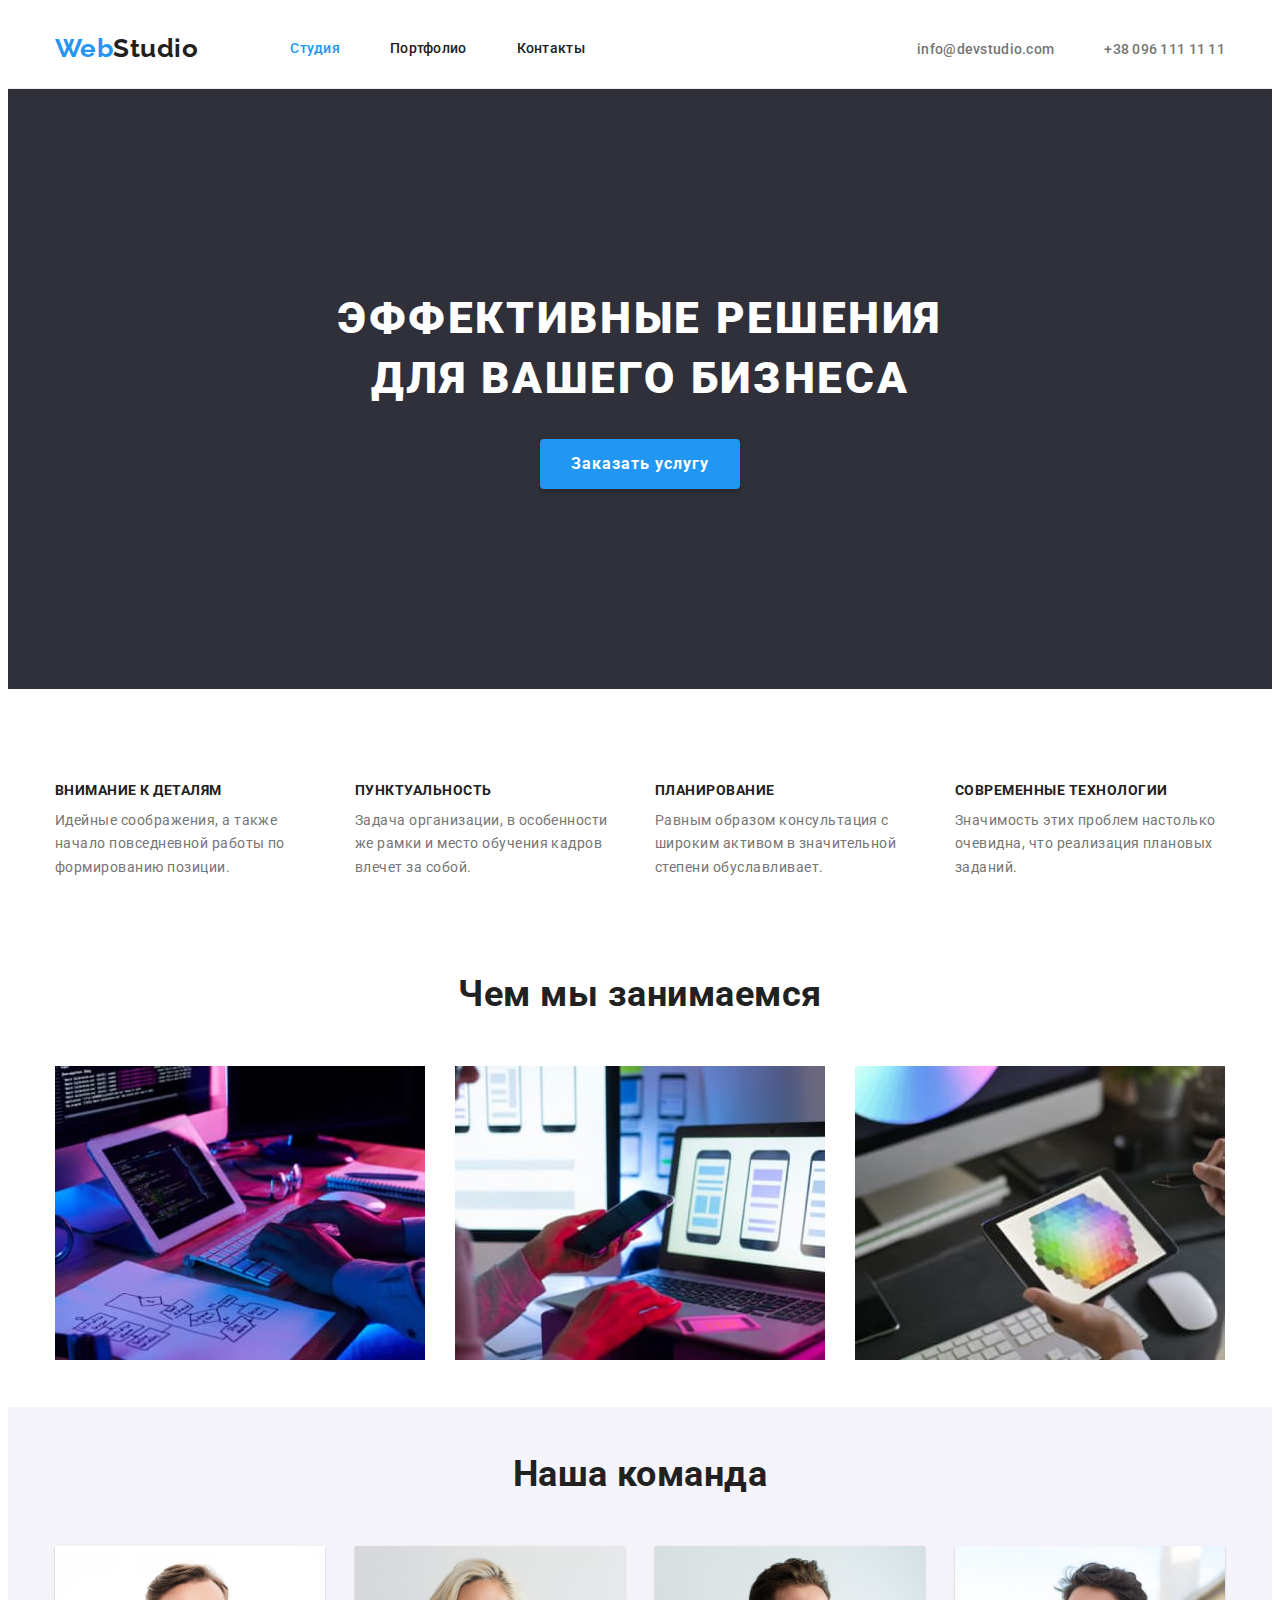
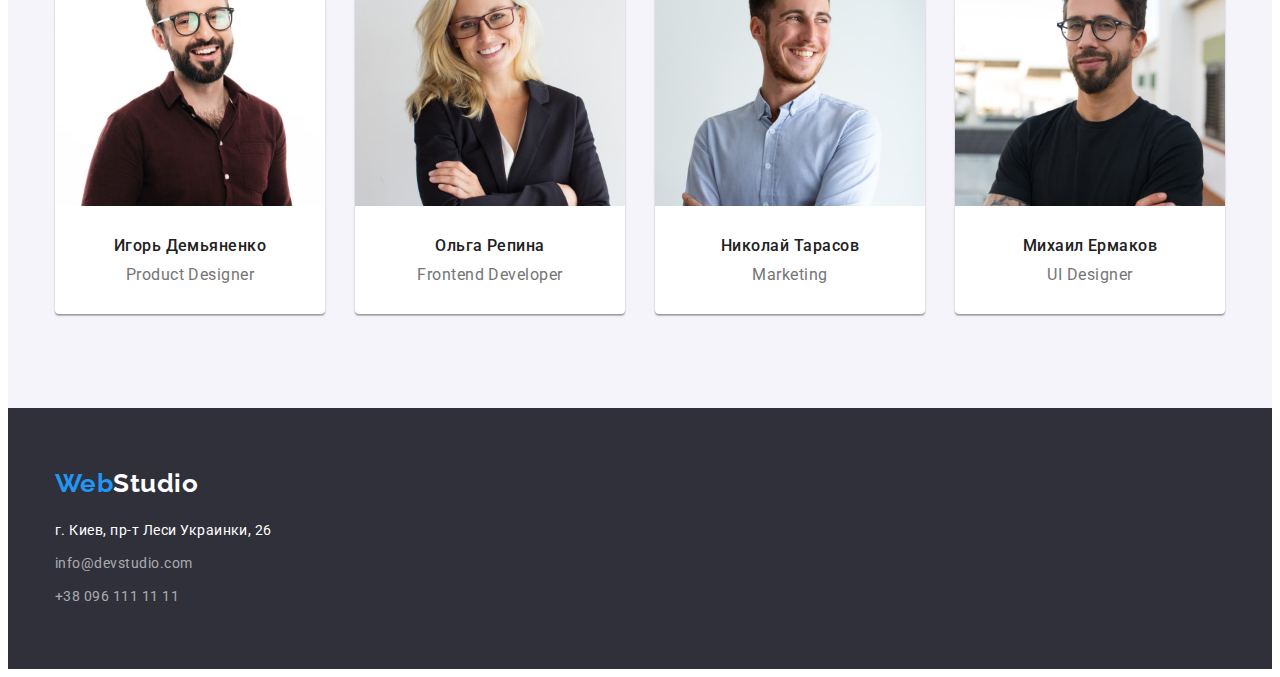
<file: index.html>
<!DOCTYPE html>
<html lang="ru">
  <head>
    <meta charset="UTF-8" />
    <meta http-equiv="X-UA-Compatible" content="IE=edge" />
    <meta name="viewport" content="width=device-width, initial-scale=1.0" />
    <title>WebStudio</title>
    <link rel="preconnect" href="https://fonts.googleapis.com" />
    <link rel="preconnect" href="https://fonts.gstatic.com" crossorigin />
    <link
      href="https://fonts.googleapis.com/css2?family=Raleway:wght@700&family=Roboto:wght@400;500;700;900&display=swap"
      rel="stylesheet"
    />
    <link
      rel="stylesheet"
      href="https://cdnjs.cloudflare.com/ajax/libs/modern-normalize/1.1.0/modern-normalize.min.css"
      integrity="sha512-wpPYUAdjBVSE4KJnH1VR1HeZfpl1ub8YT/NKx4PuQ5NmX2tKuGu6U/JRp5y+Y8XG2tV+wKQpNHVUX03MfMFn9Q=="
      crossorigin="anonymous"
      referrerpolicy="no-referrer"
    />
    <link rel="stylesheet" href="./css/styles.css" />
  </head>

  <body>
    <header class="header">
      <div class="container">
        <nav class="navigation">
          <a class="logo-img link" href=""
            ><span class="logo-accent">Web</span>Studio</a
          >

          <ul class="nav-list list">
            <li class="nav-list-item">
              <a class="nav-link link current" href="./index.html">Студия</a>
            </li>
            <li class="nav-list-item">
              <a class="nav-link link" href="./portfolio.html">Портфолио</a>
            </li>
            <li class="nav-list-item">
              <a class="nav-link link" href="">Контакты</a>
            </li>
          </ul>
        </nav>
        <ul class="contact-list list">
          <li class="contact-list-item">
            <a
              class="contact-mail contacts link"
              href="mailto:info@devstudio.com"
              >info@devstudio.com</a
            >
          </li>
          <li class="contact-list-item">
            <a class="contact-number contacts link" href="tel:+380961111111"
              >+38 096 111 11 11</a
            >
          </li>
        </ul>
      </div>
    </header>

    <main>
      <!-- Hero -->
      <section class="hero">
        <div class="container">
          <h1 class="hero-title">
            Эффективные решения <br>для вашего бизнеса </rb>
          </h1>

          <button class="modal-btn btn" type="button">Заказать услугу</button>
        </div>
      </section>

      <!--Особенности-->
      <section class="specifics">
        <div class="container">
        <h2 class="section-title">Особенности</h2>
          <ul class="section-list list">
            <li class="item">
              <h3 class="section-subtitle">Внимание к деталям</h3>
              <p class="section-description">
                Идейные соображения, а также начало повседневной работы по
                формированию позиции.
              </p>
            </li>

            <li class="item">
              <h3 class="section-subtitle">Пунктуальность</h3>
              <p class="section-description">
                Задача организации, в особенности же рамки и место обучения
                кадров влечет за собой.
              </p>
            </li>

            <li class="item">
              <h3 class="section-subtitle">Планирование</h3>
              <p class="section-description">
                Равным образом консультация с широким активом в значительной
                степени обуславливает.
              </p>
            </li>

            <li class="item">
              <h3 class="section-subtitle">Современные технологии</h3>
              <p class="section-description">
                Значимость этих проблем настолько очевидна, что реализация
                плановых заданий.
              </p>
            </li>
          </ul>
      </section>

      <!-- Чем мы занимаемся -->
      <section class="work">
<div class="container">
        <h2 class="section-title">Чем мы занимаемся</h2>
        <ul class="section-list list">
          <li class="item">
            <img src="./images/code.jpg" width="370" alt="Пишем сайты" />
          </li>

          <li class="item">
            <img
              src="./images/design.jpg"
              width="370"
              alt="Составляем дизайн"
            />
          </li>

          <li class="item">
            <img
              src="./images/applications.jpg"
              width="370"
              alt="Создаем приложения"
            />
          </li>
        </ul>
        </div>
      </section>

      <!--Наша команда-->
      <section class="team">
        <div class="container">
        <h2 class="section-title">Наша команда</h2>
        <ul class="team-list list">
          <li class="team-list-item">
            <img src="./images/team1.jpg" width="270" alt="Игорь Демьяненко" />
            <div class="team-content">
              <h3 class="team-subtitle">Игорь Демьяненко</h3>
            <p class="team-description" lang="en">Product Designer</p>
          </div>
            
          </li>
          <li class="team-list-item">
            <img src="./images/team2.jpg" width="270" alt="Ольга Репина" />
            <div class="team-content">
              <h3 class="team-subtitle">Ольга Репина</h3>
            <p class="team-description" lang="en">Frontend Developer</p>
            </div>
            
          </li>
          <li class="team-list-item">
            <img src="./images/team3.jpg" width="270" alt="Николай Тарасов" />
            <div class="team-content">
              <h3 class="team-subtitle">Николай Тарасов</h3>
            <p class="team-description" lang="en">Marketing</p>
            </div>
            
          </li>
          <li class="team-list-item">
            <img src="./images/team4.jpg" width="270" alt="Михаил Ермаков" />
            <div class="team-content">
              <h3 class="team-subtitle">Михаил Ермаков</h3>
            <p class="team-description" lang="en">UI Designer</p>
            </div>
            
          </li>
        </ul>
        </div>
      </section>
    </main>

    <footer class="footer">
      <div class="container">
      <a class="footer-logo-img link" href=""
        ><span class="logo-accent">Web</span>Studio</a
      >

      <address class="footer-addres">г. Киев, пр-т Леси Украинки, 26</address>

      <a class="footer-contact link" href="mailto:info@devstudio.com"
        >info@devstudio.com</a
      >

      <a class="footer-contact link" href="tel:+380961111111"
        >+38 096 111 11 11</a
      >
      </div>
    </footer>
  </body>
</html>
</file>
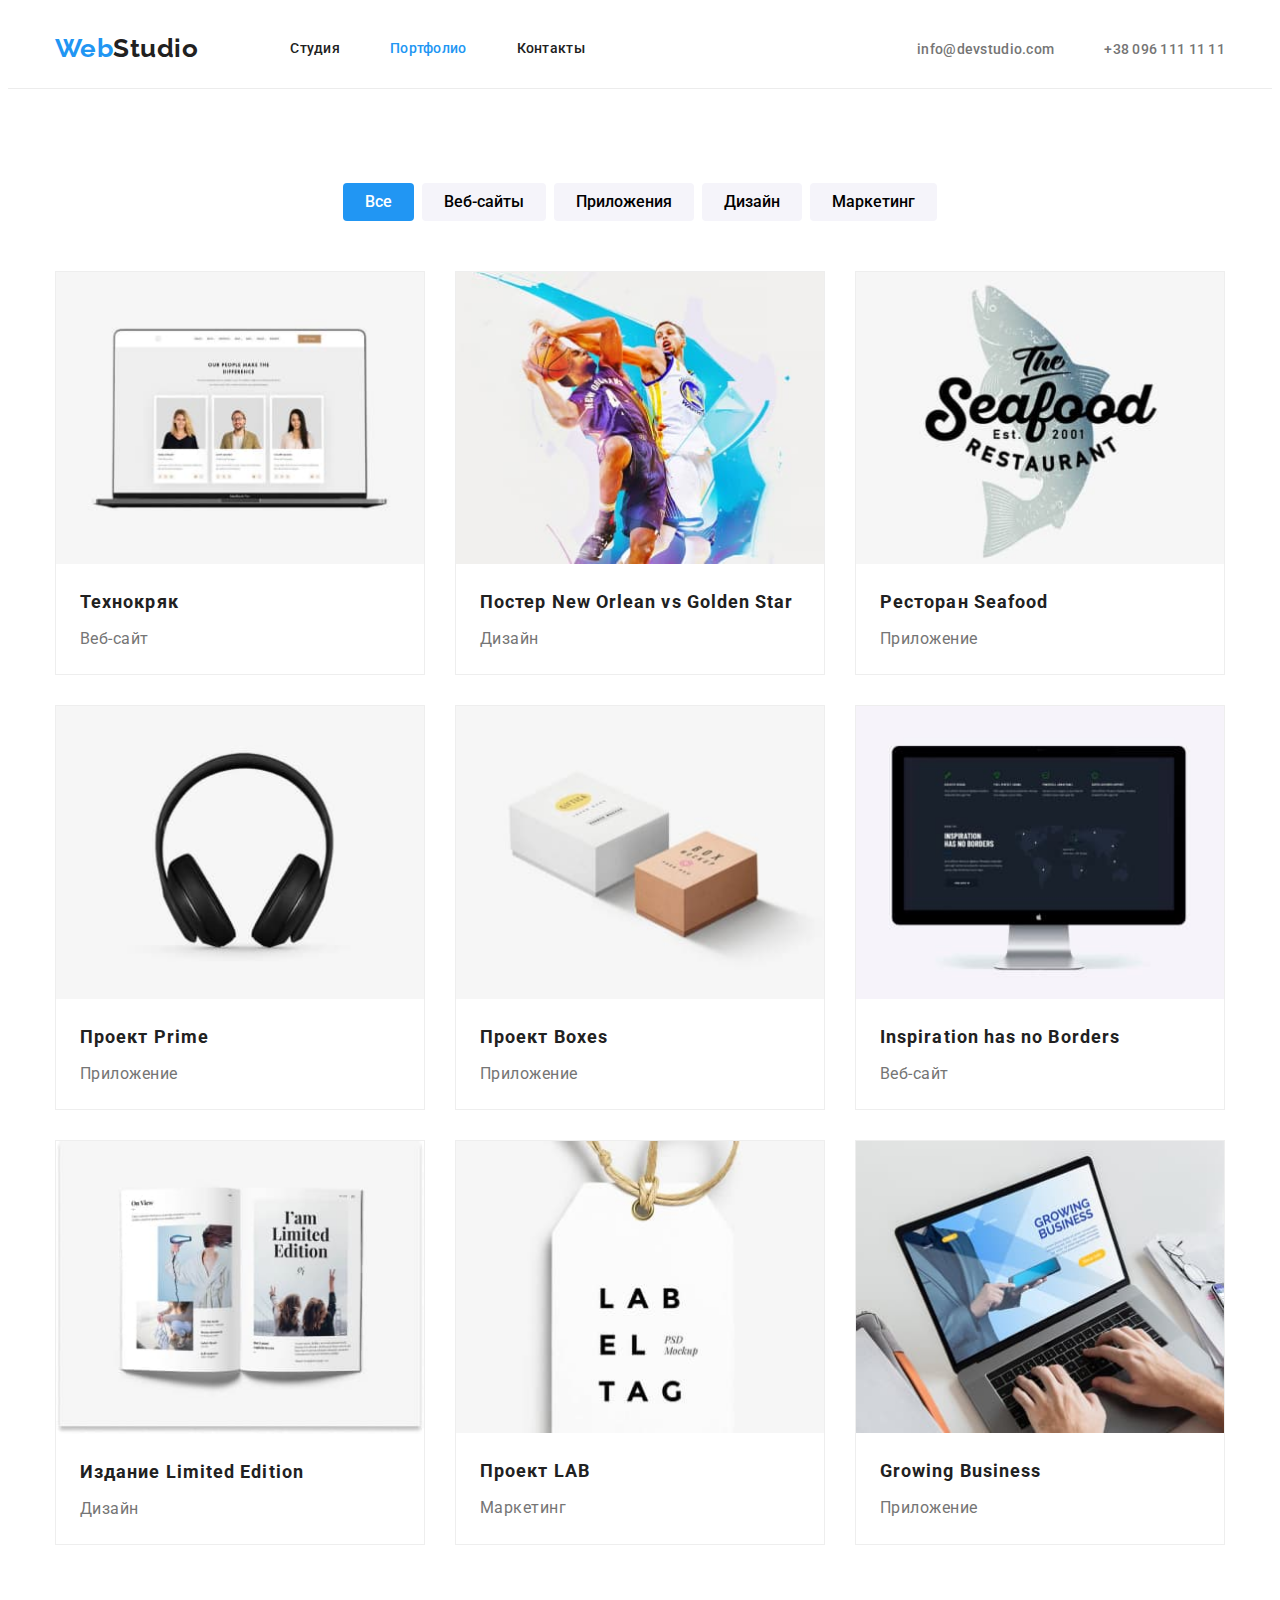
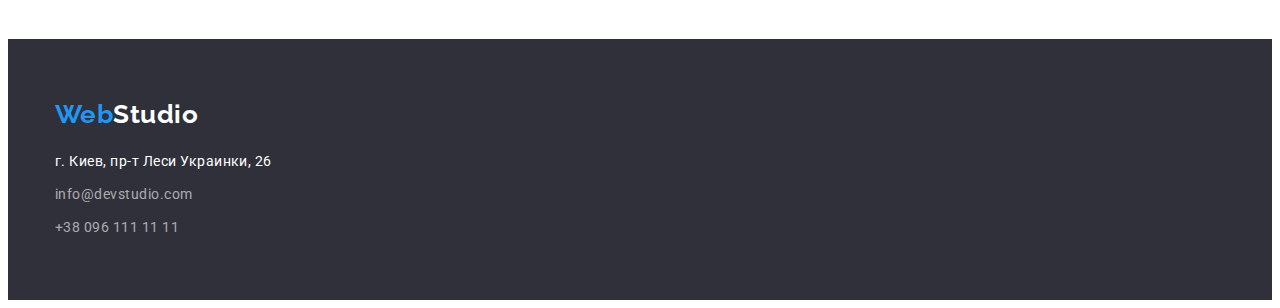
<file: portfolio.html>
<!DOCTYPE html>
<html lang="ru">
  <head>
    <meta charset="UTF-8" />
    <meta http-equiv="X-UA-Compatible" content="IE=edge" />
    <meta name="viewport" content="width=device-width, initial-scale=1.0" />
    <title>WebStudio</title>
    <link rel="preconnect" href="https://fonts.googleapis.com" />
    <link rel="preconnect" href="https://fonts.gstatic.com" crossorigin />
    <link
      href="https://fonts.googleapis.com/css2?family=Raleway:wght@700&family=Roboto:wght@400;500;700;900&display=swap"
      rel="stylesheet"
    />
    <link rel="stylesheet" href="./css/styles.css" />
  </head>

  <body>
    <header class="header">
      <div class="container">
        <nav class="navigation">
          <a class="logo-img link" href=""
            ><span class="logo-accent">Web</span>Studio</a
          >

          <ul class="nav-list list">
            <li class="nav-list-item">
              <a class="nav-link link" href="./index.html">Студия</a>
            </li>
            <li class="nav-list-item">
              <a class="nav-link link current" href="./portfolio.html"
                >Портфолио</a
              >
            </li>
            <li class="nav-list-item">
              <a class="nav-link link" href="">Контакты</a>
            </li>
          </ul>
        </nav>
        <ul class="contact-list list">
          <li class="contact-list-item">
            <a
              class="contact-mail contacts link"
              href="mailto:info@devstudio.com"
              >info@devstudio.com</a
            >
          </li>
          <li class="contact-list-item">
            <a class="contact-number contacts link" href="tel:+380961111111"
              >+38 096 111 11 11</a
            >
          </li>
        </ul>
      </div>
    </header>

    <main>
      <!-- Герой -->
      <section class="projects">
        <div class="container">
          <ul class="project-list list">
            <li class="project-list-item">
              <button class="project-btn btn current" type="button">Все</button>
            </li>

            <li class="project-list-item">
              <button class="project-btn btn" type="button">Веб-сайты</button>
            </li>

            <li class="project-list-item">
              <button class="project-btn btn" type="button">Приложения</button>
            </li>

            <li class="project-list-item">
              <button class="project-btn btn" type="button">Дизайн</button>
            </li>

            <li class="project-list-item">
              <button class="project-btn btn" type="button">Маркетинг</button>
            </li>
          </ul>

          <ul class="job-list list">
            <li class="job-list-item">
              <img src="./images/project1.jpg" width="370" alt="" />
              <div class="job-content">
                <h3 class="job-subtitle">Технокряк</h3>
                <p class="job-discription">Веб-сайт</p>
              </div>
            </li>

            <li class="job-list-item">
              <img src="./images/project2.jpg" width="370" alt="" />
              <div class="job-content">
                <h3 class="job-subtitle">Постер New Orlean vs Golden Star</h3>
                <p class="job-discription">Дизайн</p>
              </div>
            </li>

            <li class="job-list-item">
              <img src="./images/project3.jpg" width="370" alt="" />
              <div class="job-content">
                <h3 class="job-subtitle">Ресторан Seafood</h3>
                <p class="job-discription">Приложение</p>
              </div>
            </li>

            <li class="job-list-item">
              <img src="./images/project4.jpg" width="370" alt="" />
              <div class="job-content">
                <h3 class="job-subtitle">Проект Prime</h3>
                <p class="job-discription">Приложение</p>
              </div>
            </li>

            <li class="job-list-item">
              <img src="./images/project5.jpg" width="370" alt="" />
              <div class="job-content">
                <h3 class="job-subtitle">Проект Boxes</h3>
                <p class="job-discription">Приложение</p>
              </div>
            </li>
            <li class="job-list-item">
              <img src="./images/project6.jpg" width="370" alt="" />
              <div class="job-content">
                <h3 class="job-subtitle" lang="en">
                  Inspiration has no Borders
                </h3>
                <p class="job-discription">Веб-сайт</p>
              </div>
            </li>
            <li class="job-list-item">
              <img src="./images/project7.jpg" width="370" alt="" />
              <div class="job-content">
                <h3 class="job-subtitle">Издание Limited Edition</h3>
                <p class="job-discription">Дизайн</p>
              </div>
            </li>
            <li class="job-list-item">
              <img src="./images/project8.jpg" width="370" alt="" />
              <div class="job-content">
                <h3 class="job-subtitle">Проект LAB</h3>
                <p class="job-discription">Маркетинг</p>
              </div>
            </li>
            <li class="job-list-item">
              <img src="./images/project9.jpg" width="370" alt="" />
              <div class="job-content">
                <h3 class="job-subtitle" lang="en">Growing Business</h3>
                <p class="job-discription">Приложение</p>
              </div>
            </li>
          </ul>
        </div>
      </section>
    </main>

    <footer class="footer">
      <div class="container">
        <a class="footer-logo-img link" href=""
          ><span class="logo-accent">Web</span>Studio</a
        >

        <address class="footer-addres">г. Киев, пр-т Леси Украинки, 26</address>

        <a class="footer-contact link" href="mailto:info@devstudio.com"
          >info@devstudio.com</a
        >

        <a class="footer-contact link" href="tel:+380961111111"
          >+38 096 111 11 11</a
        >
      </div>
    </footer>
  </body>
</html>
</file>
<file: css/styles.css>
:root {
  --primary-font-family: "Roboto", sans-serif;
  --secondary-font-family: "Raleway", sans-serif;
  --primary-text-color: #212121;
  --secondary-text-color: #757575;
  --accent-color: #2196f3;
  --primary-text-color-theme-dark: #ffffff;
  --secondary-text-color-theme-dark: rgba(255, 255, 255, 0.6);
  --primary-background: #2f303a;
  --accent-background: #188ce8;
  --light-background-color: #f5f4fa;
  --dark-background-color: #2f303a;
}

body {
  font-family: var(--primary-font-family);
  color: var(--primary-text-color);
  letter-spacing: 0.03em;
}

h1,
h2,
h3,
h4,
p {
  margin-top: 0;
  margin-bottom: 0;
}

ul {
  margin-top: 0;
  margin-bottom: 0;
  padding-left: 0;
}

img {
  display: block;
  max-width: 100%;
  height: auto;
}

.list {
  list-style: none;
}

.link {
  text-decoration: none;
  color: var(--primary-text-color);
}

.btn {
  font-family: inherit;
  border: none;
  cursor: pointer;
}

.container {
  box-sizing: border-box;
  width: 1200px;
  padding: 0 15px;
  margin-left: auto;
  margin-right: auto;
}
/* ====  header  ==== */
.header {
  border-bottom: 1px solid #ececec;
}

.header div {
  display: flex;
}

.navigation {
  display: flex;
  align-items: center;
}
.logo-img {
  font-family: var(--secondary-font-family);
  font-weight: 700;
  font-size: 26px;
  line-height: 1.19;
  margin-right: 92px;
}

.logo-accent {
  color: var(--accent-color);
}

.nav-list {
  display: flex;
}
.nav-list-item:not(:last-child) {
  margin-right: 50px;
}

.nav-link {
  display: block;
  font-weight: 500;
  font-size: 14px;
  line-height: 16px;
  letter-spacing: 0.02em;
  padding: 32px 0;
}

.nav-link:hover,
.nav-link:focus,
.nav-link.current {
  color: var(--accent-color);
}

.contact-list {
  display: flex;
  align-items: center;
}

.contacts {
  font-weight: 500;
  font-size: 14px;
  line-height: 1, 14;
  letter-spacing: 0.02em;
  color: var(--secondary-text-color);
  padding: 32px 0;
}

.contacts:hover,
.contacts:focus {
  color: var(--accent-color);
}

.contact-list {
  margin-left: auto;
}
.contact-list-item:not(:last-child) {
  margin-right: 50px;
}

/* ==== main ==== */
/* ==== HERO ==== */
.hero {
  background: var(--primary-background);
  text-align: center;
  padding-top: 200px;
  padding-bottom: 200px;
}

.hero-title {
  font-weight: 900;
  font-size: 44px;
  line-height: 1.36;
  letter-spacing: 0.06em;
  text-transform: uppercase;
  color: var(--primary-text-color-theme-dark);
  margin-bottom: 30px;
}

.modal-btn {
  padding: 10px;
  min-width: 200px;
  font-weight: 700;
  font-size: 16px;
  line-height: 1.87;
  letter-spacing: 0.06em;
  color: var(--primary-text-color-theme-dark);
  background-color: var(--accent-color);
  box-shadow: 0px 4px 4px rgba(0, 0, 0, 0.15);
  border-radius: 4px;
}

.modal-btn:hover,
.modal-btn:focus {
  background: var(--accent-background);
}

/* ==== ОСОБЕННОСТИ ==== */

.specifics {
  padding-top: 94px;
  padding-bottom: 47px;
}

.specifics .section-list {
  display: flex;
  justify-content: space-between;
  flex-direction: row;
  align-items: flex-end;
}

.specifics .item {
  /* width: 270px; */
  width: calc((100% - 90px) / 4);
}

.specifics .item + .item {
  margin-left: 30px;
}

.specifics .section-title {
  margin-bottom: 0;
  font-size: 14px;
  display: none;
}

.section-subtitle {
  margin-bottom: 10px;
  font-weight: 700;
  font-size: 14px;
  line-height: 1.14;
  text-transform: uppercase;
}

.section-description {
  font-size: 14px;
  line-height: 1.71;
  color: var(--secondary-text-color);
}
/* ==== Чем мы занимаемся ==== */

.work {
  padding-top: 47px;
  padding-bottom: 47px;
}

.section-title {
  margin-bottom: 50px;
  font-weight: bold;
  font-size: 36px;
  line-height: 1.16;
  text-align: center;
}

.work .section-list {
  display: flex;
  flex-wrap: wrap;
  margin-top: -30px;
  margin-left: -30px;
}

.work .item {
  margin-top: 30px;
  margin-left: 30px;
}

/* ==== НАША КОМАНДА ==== */

.team {
  background-color: var(--light-background-color);
  padding-top: 47px;
  padding-bottom: 94px;
}

.team-list {
  display: flex;
  flex-wrap: wrap;
}

.team-list-item {
  width: 270px;
  background-color: var(--primary-text-color-theme-dark);
  box-shadow: 0px 1px 3px rgba(0, 0, 0, 0.12), 0px 1px 1px rgba(0, 0, 0, 0.14),
    0px 2px 1px rgba(0, 0, 0, 0.2);
  border-radius: 0px 0px 4px 4px;
}

.team-list-item:not(:last-child) {
  margin-right: 30px;
}

.team-content {
  padding-top: 30px;
  padding-bottom: 30px;
}

.team-subtitle {
  margin-bottom: 10px;
  font-weight: 500;
  font-size: 16px;
  line-height: 1.19;
  text-align: center;
}
.team-description {
  font-size: 16px;
  line-height: 1.19;
  text-align: center;
  color: var(--secondary-text-color);
}

/* ==== footer ==== */

.footer {
  background-color: var(--dark-background-color);
}

.footer {
  padding-top: 60px;
  padding-bottom: 60px;
}
.footer-logo-img {
  display: block;
  margin-bottom: 20px;
  font-family: var(--secondary-font-family);
  font-weight: bold;
  font-size: 26px;
  line-height: 31px;
  color: var(--primary-text-color-theme-dark);
}

.footer-addres {
  margin-bottom: 9px;
  font-style: normal;
  font-size: 14px;
  line-height: 1.71;
  color: var(--primary-text-color-theme-dark);
}

.footer-contact {
  display: block;
  font-size: 14px;
  line-height: 1.71;
  color: var(--secondary-text-color-theme-dark);
}

.footer-contact:not(:last-child) {
  margin-bottom: 9px;
}

.footer-contact:hover,
.footer-contact:focus {
  color: var(--accent-color);
}

/* ====  portfolio  ==== */

.projects {
  padding-top: 94px;
  padding-bottom: 94px;
}

.project-list {
  display: flex;
  justify-content: center;
  margin-bottom: 50px;
}

.project-list-item + .project-list-item {
  margin-left: 8px;
}

.project-btn {
  font-weight: 500;
  font-size: 16px;
  line-height: 1.62;
  text-align: center;
  background: var(--light-background-color);
  border-radius: 4px;
  padding: 6px 22px;
}

.project-btn:hover,
.project-btn:focus,
.project-btn.current {
  color: var(--primary-text-color-theme-dark);
  background-color: var(--accent-color);
}

.job-list {
  display: flex;
  flex-wrap: wrap;
  
}

.job-content {
  padding-top: 20px;
  padding-bottom: 20px;
  padding-left: 24px;
  padding-right: 24px;
}

.job-list-item:not(:nth-child(3n)) {
  margin-right: 30px;
}

.job-list-item:not(:nth-last-child(-n + 3)) {
  margin-bottom: 30px;
}

.job-list-item {
  width: calc((100% - 60px) / 3);
  background-color: var(--primary-text-color-theme-dark);
  border: 1px solid #eeeeee;
  box-sizing: border-box;
}

.job-subtitle {
  margin-bottom: 4px;
  font-weight: bold;
  font-size: 18px;
  line-height: 2;
  letter-spacing: 0.06em;
}

.job-discription {
  font-size: 16px;
  line-height: 1.87;
  color: var(--secondary-text-color);
}
</file>
